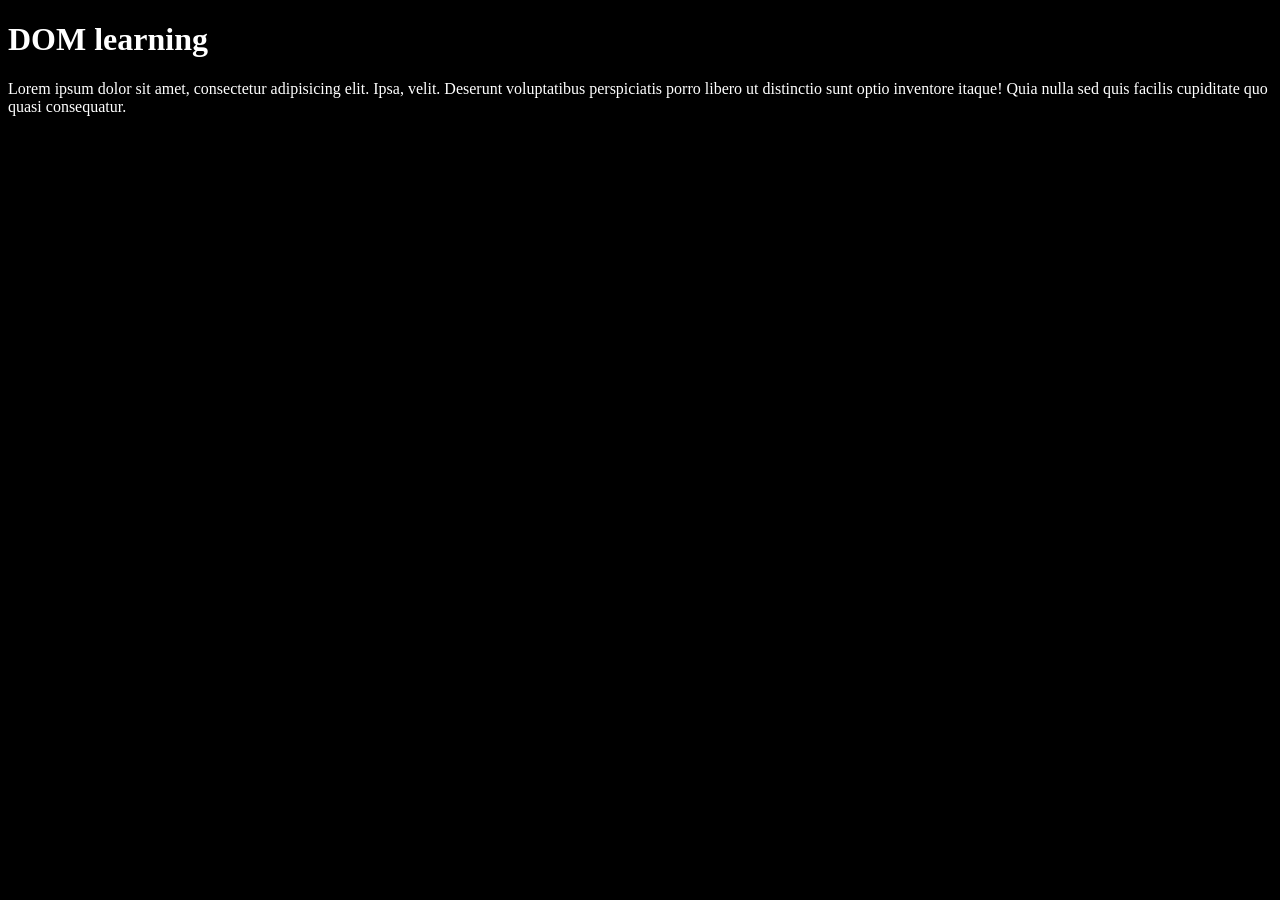
<file: 24_DOM/index.html>
<!DOCTYPE html>
<html lang="en">
<head>
    <meta charset="UTF-8">
    <meta name="viewport" content="width=device-width, initial-scale=1.0">
    <title>my-project</title>
    <link rel="stylesheet" href="style.css">
</head>
<body class="bg-black">
    <div >
        <h1 id="title"  class="heading"> DOM learning</h1>
        <p>Lorem ipsum dolor sit amet, consectetur adipisicing elit. Ipsa, velit. Deserunt voluptatibus perspiciatis porro libero ut distinctio sunt optio inventore itaque! Quia nulla sed quis facilis cupiditate quo quasi consequatur.</p>
    </div>
    <script src="script.js"></script>
</body>
</html>
</file>
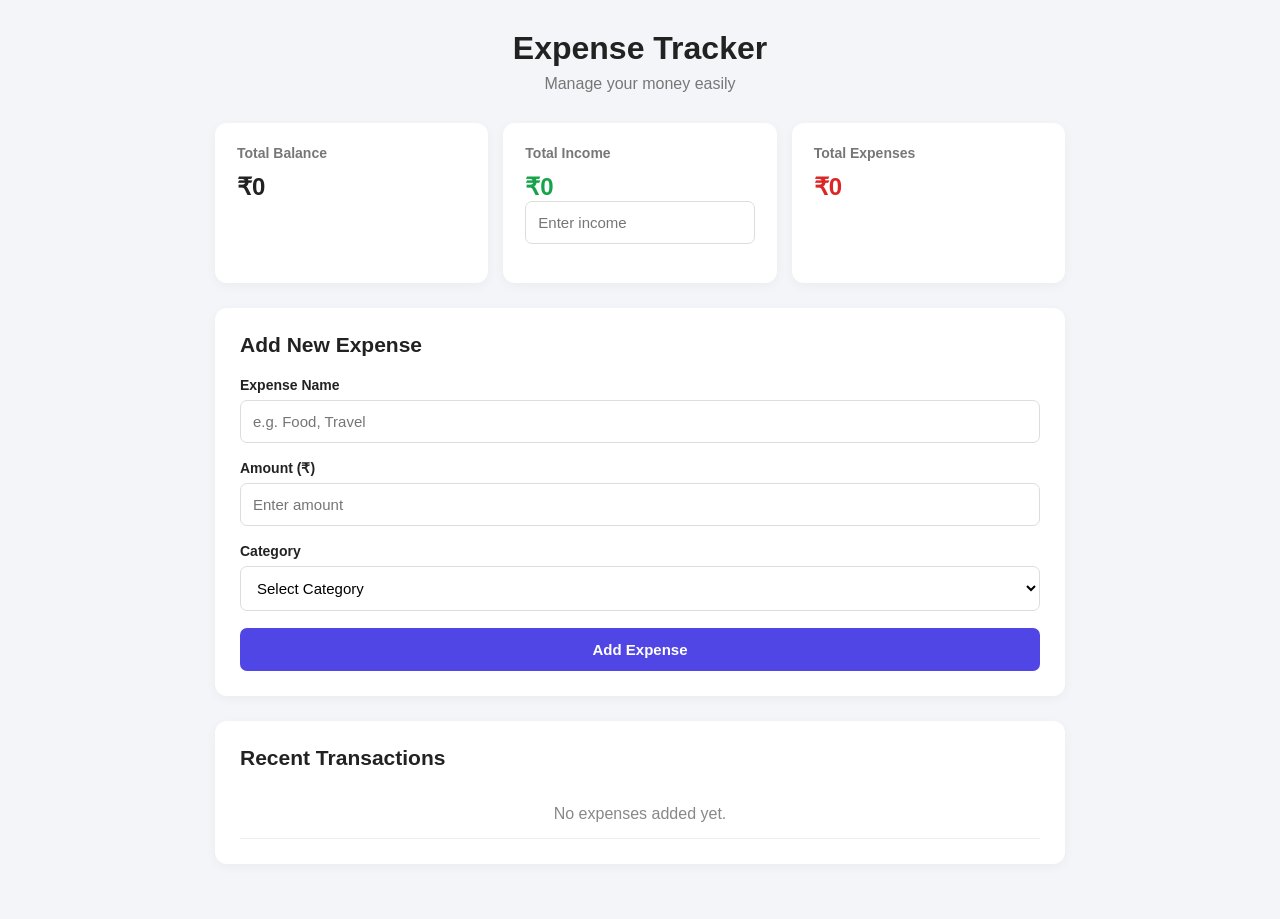
<file: project/expanse Tracker/index.html>
<!DOCTYPE html>
<html lang="en">
<head>
    <meta charset="UTF-8">
    <meta name="viewport" content="width=device-width, initial-scale=1.0">
    <title>Expense Tracker</title>
    <link rel="stylesheet" href="style.css">
</head>
<body>

    <div class="container">

        <header>
            <h1>Expense Tracker</h1>
            <p>Manage your money easily</p>
        </header>

        <!-- Summary Cards -->
        <div class="summary">

            <div class="card">
                <h3>Total Balance</h3>
                <h2 id="balance">₹0</h2>
            </div>

            <div class="card">
                <h3>Total Income</h3>
                <h2 class="income" id="income">₹0</h2>
                <input
                    type="number"
                    id="income_input"
                    placeholder="Enter income"
                    min="0.01"
                    step="0.01"
                    required
                >
            </div>

            <div class="card">
                <h3>Total Expenses</h3>
                <h2 class="expense" id="expense">₹0</h2>
            </div>

        </div>

        <!-- Add Expense Form -->
        <div class="form-section">
            <h2>Add New Expense</h2>

            <form id="expense-form">

                <label for="expense-name">Expense Name</label>
                <input
                    type="text"
                    id="expense-name"
                    placeholder="e.g. Food, Travel"
                    required
                >

                <label for="amount">Amount (₹)</label>
                <input
                    type="number"
                    id="amount"
                    placeholder="Enter amount"
                    min="0.01"
                    step="0.01"
                    required
                >
               

                <label for="category">Category</label>
                <select id="category" required>
                    <option value="">Select Category</option>
                    <option value="Food">Food</option>
                    <option value="Travel">Travel</option>
                    <option value="Shopping">Shopping</option>
                    <option value="Education">Education</option>
                    <option value="Other">Other</option>
                </select>

                <button type="submit">Add Expense</button>

            </form>
        </div>

        <!-- Expense List -->
        <div class="transactions">
            <h2>Recent Transactions</h2>

            <ul id="expense-list">
                <li class="empty">No expenses added yet.</li>
            </ul>
        </div>

    </div>

</body>
<script src="script.js"></script>
</html>
</file>
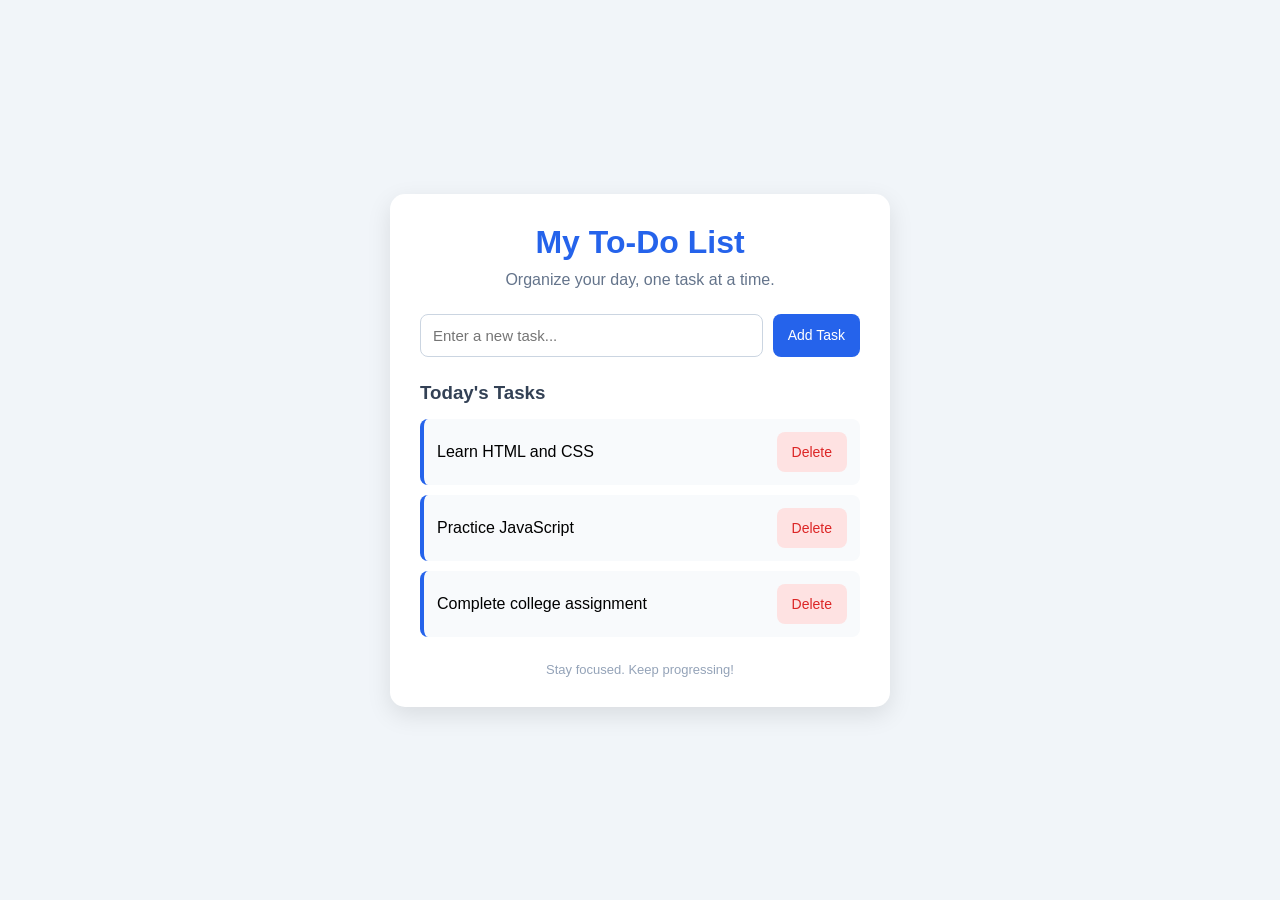
<file: project/To-do/index.html>
<!DOCTYPE html>
<html lang="en">
<head>
    <meta charset="UTF-8">
    <meta name="viewport" content="width=device-width, initial-scale=1.0">
    <title>My To-Do List</title>
    <link rel="stylesheet" href="style.css">
</head>
<body>

    <div class="container">
        <h1>My To-Do List</h1>
        <p class="subtitle">Organize your day, one task at a time.</p>

        <div class="input-box">
            <input type="text" id="taskInput" placeholder="Enter a new task...">
            <button id="addBtn">Add Task</button>
        </div>

        <h3>Today's Tasks</h3>

        <ul id="taskList">
            <li>
                <span>Learn HTML and CSS</span>
                <button class="delete-btn">Delete</button>
            </li>

            <li>
                <span>Practice JavaScript</span>
                <button class="delete-btn">Delete</button>
            </li>

            <li>
                <span>Complete college assignment</span>
                <button class="delete-btn">Delete</button>
            </li>
        </ul>

        <p class="footer">Stay focused. Keep progressing!</p>
    </div>

    <script src="script.js"></script>
</body>
</html>
</file>
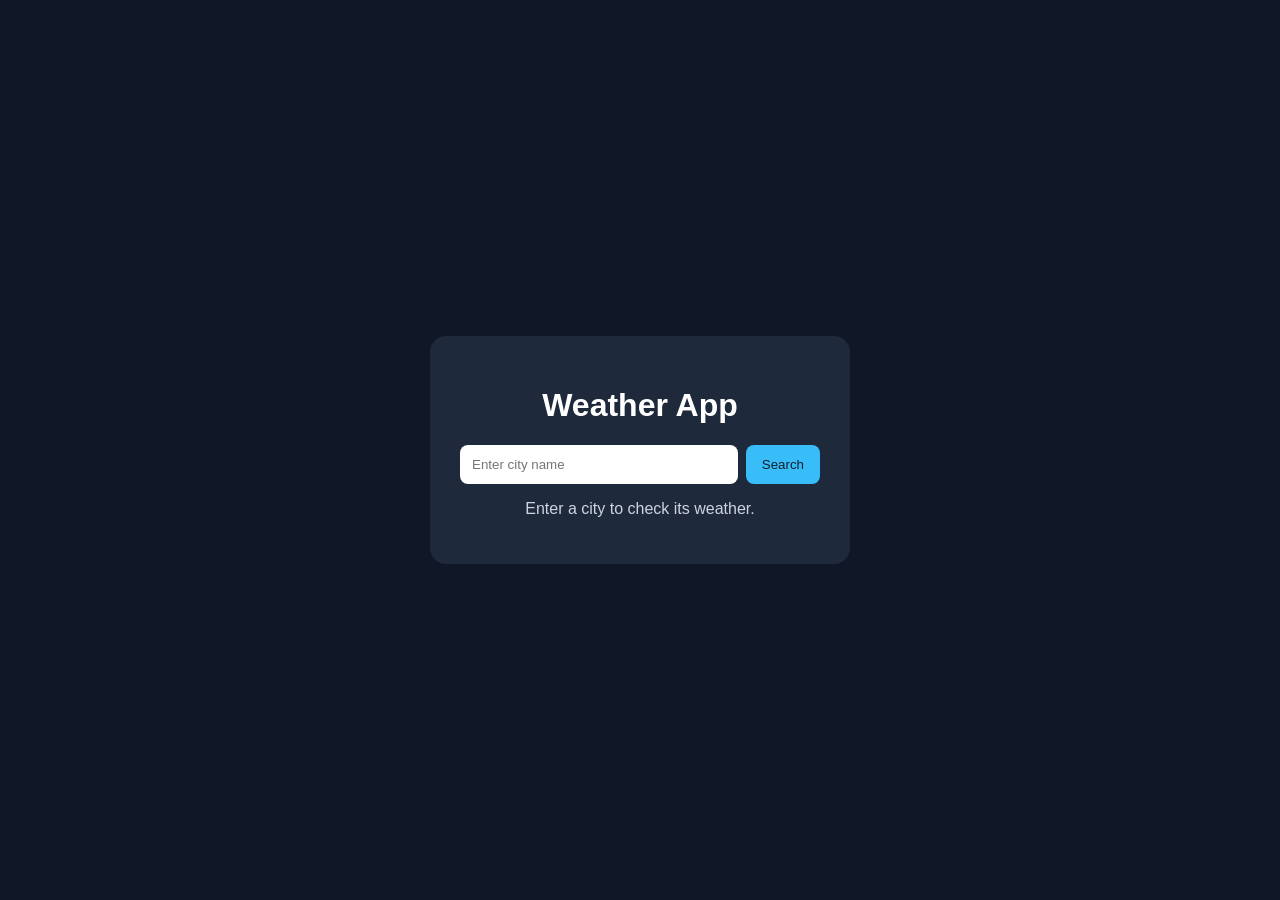
<file: project/weather_webpage/index.html>
<!DOCTYPE html>
<html lang="en">
<head>
    <meta charset="UTF-8">
    <meta name="viewport" content="width=device-width, initial-scale=1.0">
    <title>Weather App</title>
    <link rel="stylesheet" href="style.css">
    <script src="script.js" defer></script>
</head>
<body>
    <div class="container">
        <h1>Weather App</h1>

        <form id="weather-form">
            <input
                type="text"
                id="city"
                placeholder="Enter city name"
                required
            >
            <button type="submit">Search</button>
        </form>

        <p id="message">Enter a city to check its weather.</p>

        <div id="weather-result" hidden>
            <h2 id="city-name"></h2>
            <h3 id="temperature"></h3>
            <p id="description"></p>
            <p id="humidity"></p>
            <p id="wind"></p>
        </div>
    </div>
</body>
</html>
</file>
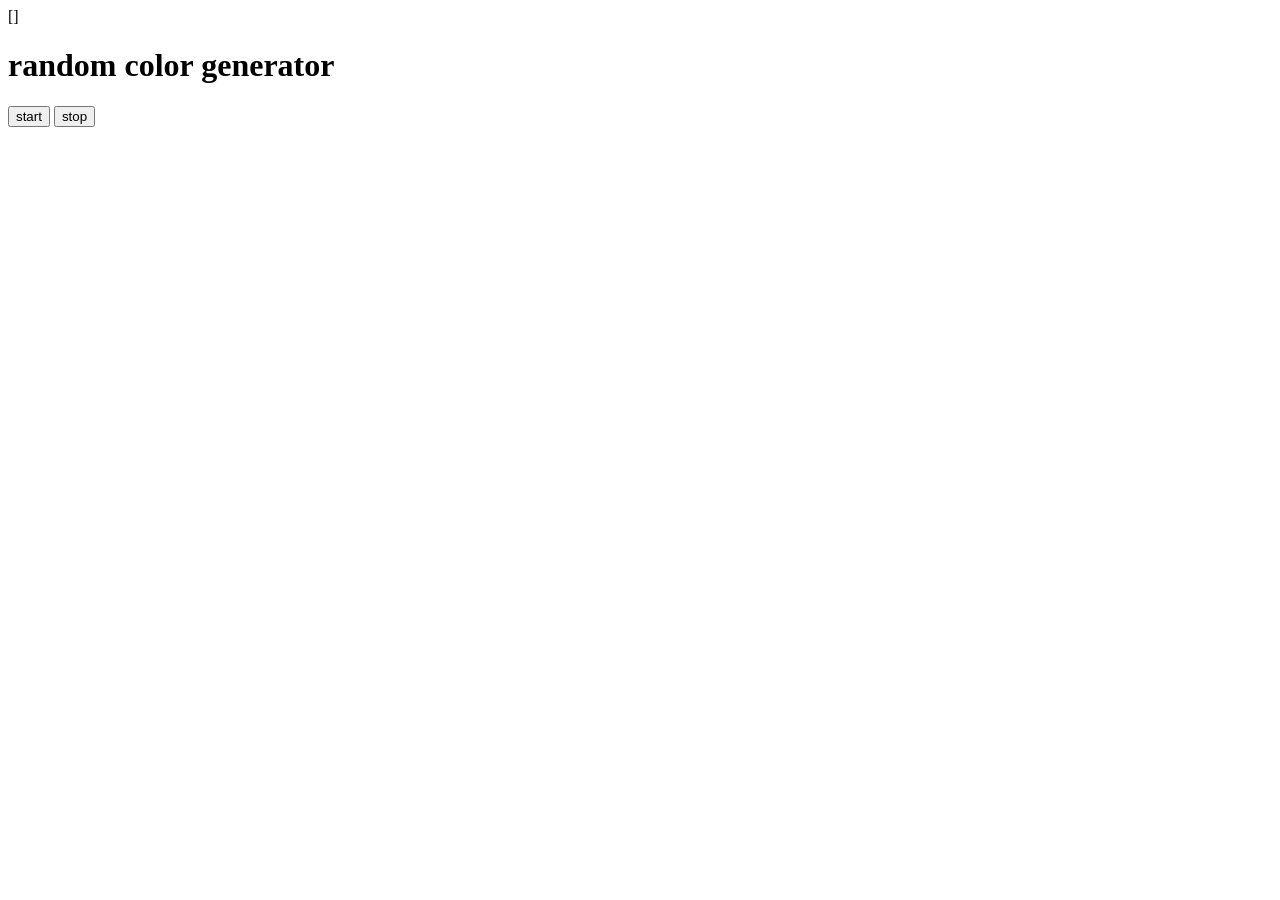
<file: 26.randomcolor.html>
<!DOCTYPE html>
<html lang="en">
<head>
    <meta charset="UTF-8">
    <meta name="viewport" content="width=device-width, initial-scale=1.0">
    <title>Document</title> []
<body>
    <h1>random color generator </h1>
    <button id="start">start</button>
    <button id="stop">stop</button>
</body>
<script>
    const randomcolor=function(){
        const hex='0123456789ABCDEF'
        let color='#';
        for(i=0;i<6;i++){
            color+=hex[Math.floor(Math.random()*16)]
        }
        return color
    };
    //console.log(randomcolor())

    let intervalid;
    const startchangingcolor=function(){
        if(!intervalid){intervalid=setInterval(changebgcolor,1000);}
                  // setinterval continuous repeated the operation after a fixed time 
        function changebgcolor(){
            document.body.style.backgroundColor=randomcolor();
        } 
    };
    const stopchangingcolor=function(){
        clearInterval(intervalid);
        intervalid=null; // it flash the value of intervalid after stopped
    };
    document.querySelector('#start').addEventListener
    ('click',startchangingcolor);
    document.querySelector('#stop').addEventListener
    ('click',stopchangingcolor);

</script>
</html>
</file>
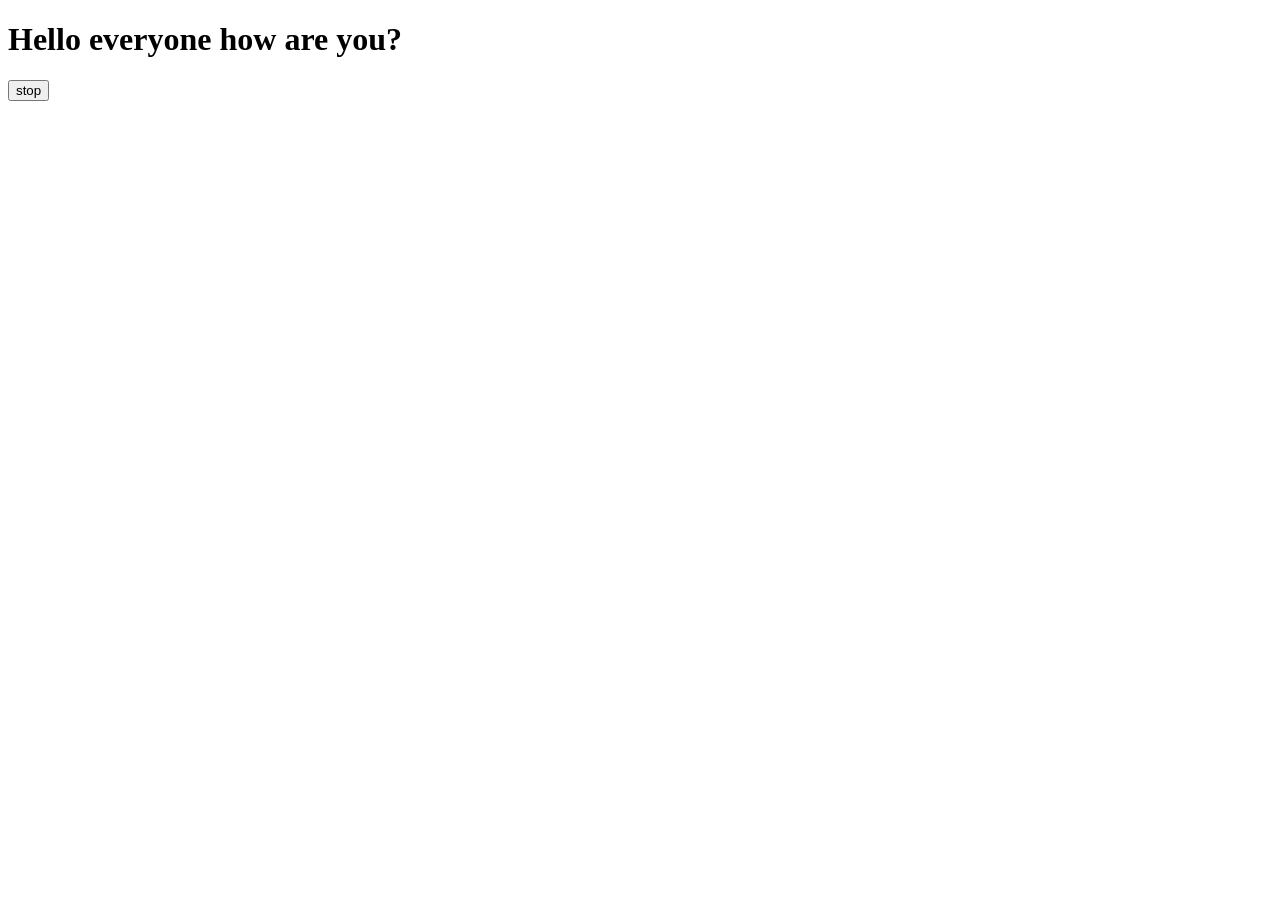
<file: 26_async_project.html>
<!DOCTYPE html>
<html lang="en">
<head>
    <meta charset="UTF-8">
    <meta name="viewport" content="width=device-width, initial-scale=1.0">
    <title>Document</title>
</head>
<body>
    <h1>Hello everyone how are you?</h1>
    <button id="stop">stop</button>
</body>
<script>
    const saykartik=function(){
        console.log("kartik");
    }
    const changetxt=function(){
        document.querySelector('h1').innerHTML="where are u form "
    }
    const changeme =setTimeout(changetxt,2000) // saykartik ->give reference and  saykartik()->give excution

    document.querySelector('stop').addEventListener('click',function(){
        clearTimeout(changeme)
        console.log("stopped") // by clicking stopped we stop the work to do 
    })    //. need refernece where u want to use
 </script>
</html>
</file>
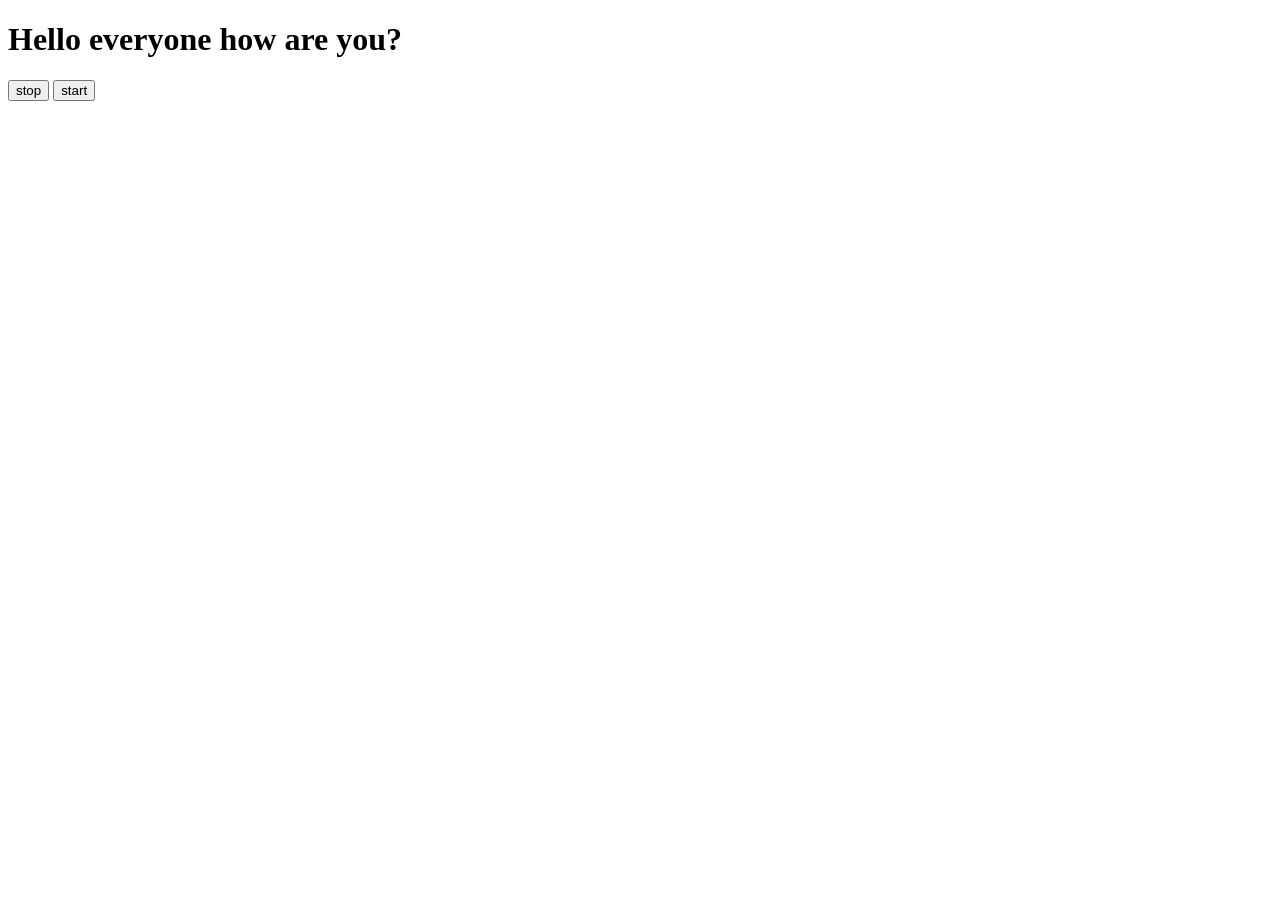
<file: 26_async_project2.html>
<!DOCTYPE html>
<html lang="en">
<head>
    <meta charset="UTF-8">
    <meta name="viewport" content="width=device-width, initial-scale=1.0">
    <title>Document</title>
</head>
<body>
    <h1>Hello everyone how are you?</h1>
    <button id="stop">stop</button>
    <button id="start">start</button>
</body>
<script>
    const saydate=function(){
        console.log("kartik",Date.now());
    }
    let intervalid
   // const intervalid= setInterval(saydate,1000);
   // clearInterval(intervalid) // clearinterval required refernce which u want to stop
    document.querySelector('#start').addEventListener('click',function(e){
        intervalid=setInterval(saydate,1000);
        console.log("started")
    })
    document.querySelector('#stop').addEventListener('click',function(e){
        clearInterval(intervalid)
        console.log("stopped")
    })
</script>
</html>
</file>
<file: 24_DOM/style.css>
.bg-black{
    background-color: black;
    color: #fff;
}
</file>
<file: project/expanse Tracker/style.css>
* {
    margin: 0;
    padding: 0;
    box-sizing: border-box;
}

body {
    font-family: Arial, sans-serif;
    background: #f3f5f9;
    color: #222;
    padding: 30px 15px;
}

.container {
    max-width: 850px;
    margin: auto;
}

header {
    text-align: center;
    margin-bottom: 30px;
}

header h1 {
    font-size: 32px;
    margin-bottom: 8px;
    color: #222;
}

header p {
    color: #777;
}

.summary {
    display: grid;
    grid-template-columns: repeat(3, 1fr);
    gap: 15px;
    margin-bottom: 25px;
}

.card {
    background: white;
    padding: 22px;
    border-radius: 12px;
    box-shadow: 0 3px 12px #0000000a;
}

.card h3 {
    color: #777;
    font-size: 14px;
    margin-bottom: 12px;
}

.card h2 {
    font-size: 24px;
}

.income {
    color: #16a34a;
}

.expense {
    color: #dc2626;
}

.form-section,
.transactions {
    background: white;
    padding: 25px;
    border-radius: 12px;
    margin-bottom: 25px;
    box-shadow: 0 3px 12px #0000000a;
}

.form-section h2,
.transactions h2 {
    font-size: 21px;
    margin-bottom: 20px;
}

form {
    display: flex;
    flex-direction: column;
}

label {
    font-size: 14px;
    font-weight: bold;
    margin-bottom: 7px;
}

input,
select {
    padding: 12px;
    border: 1px solid #ddd;
    border-radius: 7px;
    margin-bottom: 17px;
    font-size: 15px;
    width: 100%;
    background: white;
}

input:focus,
select:focus {
    outline: none;
    border-color: #4f46e5;
}

button {
    background: #4f46e5;
    color: white;
    border: none;
    padding: 13px;
    border-radius: 7px;
    font-size: 15px;
    font-weight: bold;
    cursor: pointer;
}

button:hover {
    background: #3730a3;
}

#expense-list {
    list-style: none;
}

#expense-list li {
    padding: 15px 0;
    border-bottom: 1px solid #eee;
}

.empty {
    color: #888;
    text-align: center;
}

@media (max-width: 600px) {
    .summary {
        grid-template-columns: 1fr;
    }

    header h1 {
        font-size: 26px;
    }

    .form-section,
    .transactions {
        padding: 18px;
    }
}
</file>
<file: project/To-do/style.css>
* {
    margin: 0;
    padding: 0;
    box-sizing: border-box;
}

body {
    font-family: Arial, sans-serif;
    background: #f1f5f9;
    min-height: 100vh;
    display: flex;
    justify-content: center;
    align-items: center;
    padding: 20px;
}

.container {
    background: white;
    width: 100%;
    max-width: 500px;
    padding: 30px;
    border-radius: 15px;
    box-shadow: 0 8px 25px rgba(0, 0, 0, 0.1);
}

h1 {
    color: #2563eb;
    text-align: center;
    margin-bottom: 10px;
}

.subtitle {
    text-align: center;
    color: #64748b;
    margin-bottom: 25px;
}

.input-box {
    display: flex;
    gap: 10px;
    margin-bottom: 25px;
}

input {
    flex: 1;
    min-width: 0;
    padding: 12px;
    border: 1px solid #cbd5e1;
    border-radius: 8px;
    font-size: 15px;
    outline: none;
}

input:focus {
    border-color: #2563eb;
}

button {
    border: none;
    padding: 12px 15px;
    border-radius: 8px;
    cursor: pointer;
    font-size: 14px;
}

#addBtn {
    background: #2563eb;
    color: white;
}

#addBtn:hover {
    background: #1d4ed8;
}

h3 {
    color: #334155;
    margin-bottom: 15px;
}

ul {
    list-style: none;
}

li {
    display: flex;
    justify-content: space-between;
    align-items: center;
    gap: 10px;
    background: #f8fafc;
    padding: 13px;
    margin-bottom: 10px;
    border-radius: 8px;
    border-left: 4px solid #2563eb;
}

li span {
    overflow-wrap: anywhere;
}

.delete-btn {
    background: #fee2e2;
    color: #dc2626;
    flex-shrink: 0;
}

.delete-btn:hover {
    background: #fecaca;
}

.footer {
    text-align: center;
    color: #94a3b8;
    margin-top: 25px;
    font-size: 13px;
}

@media (max-width: 400px) {
    .container {
        padding: 20px;
    }

    .input-box {
        flex-direction: column;
    }
}
</file>
<file: project/weather_webpage/style.css>
* {
    box-sizing: border-box;
}

body {
    margin: 0;
    min-height: 100vh;
    display: flex;
    justify-content: center;
    align-items: center;
    background: #101827;
    color: white;
    font-family: Arial, sans-serif;
}

.container {
    width: min(90%, 420px);
    padding: 30px;
    background: #1e293b;
    border-radius: 16px;
    text-align: center;
}

form {
    display: flex;
    gap: 8px;
}

input {
    min-width: 0;
    flex: 1;
    padding: 12px;
    border: none;
    border-radius: 8px;
}

button {
    padding: 12px 16px;
    border: none;
    border-radius: 8px;
    background: #38bdf8;
    color: #102030;
    cursor: pointer;
}

#weather-result {
    margin-top: 25px;
    padding: 20px;
    background: #334155;
    border-radius: 12px;
}

#temperature {
    font-size: 36px;
}

#message {
    color: #cbd5e1;
}
</file>
